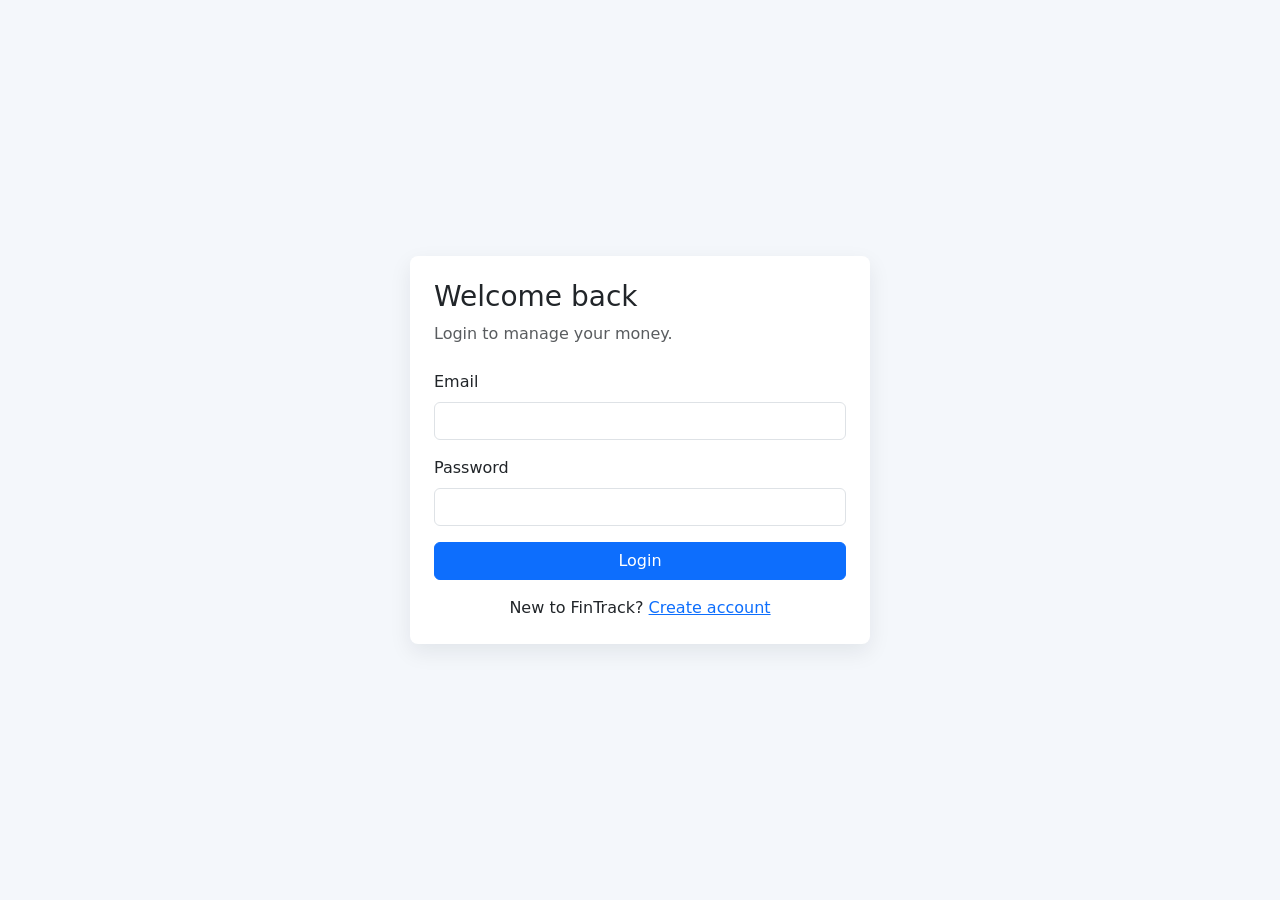
<file: frontend/index.html>
<!doctype html>
<html lang="en">
<head>
    <meta charset="utf-8">
    <title>FinTrack</title>
    <meta http-equiv="refresh" content="0; url=login.html">
</head>
<body>
    <p>Redirecting to <a href="login.html">FinTrack login</a>...</p>
</body>
</html>
</file>
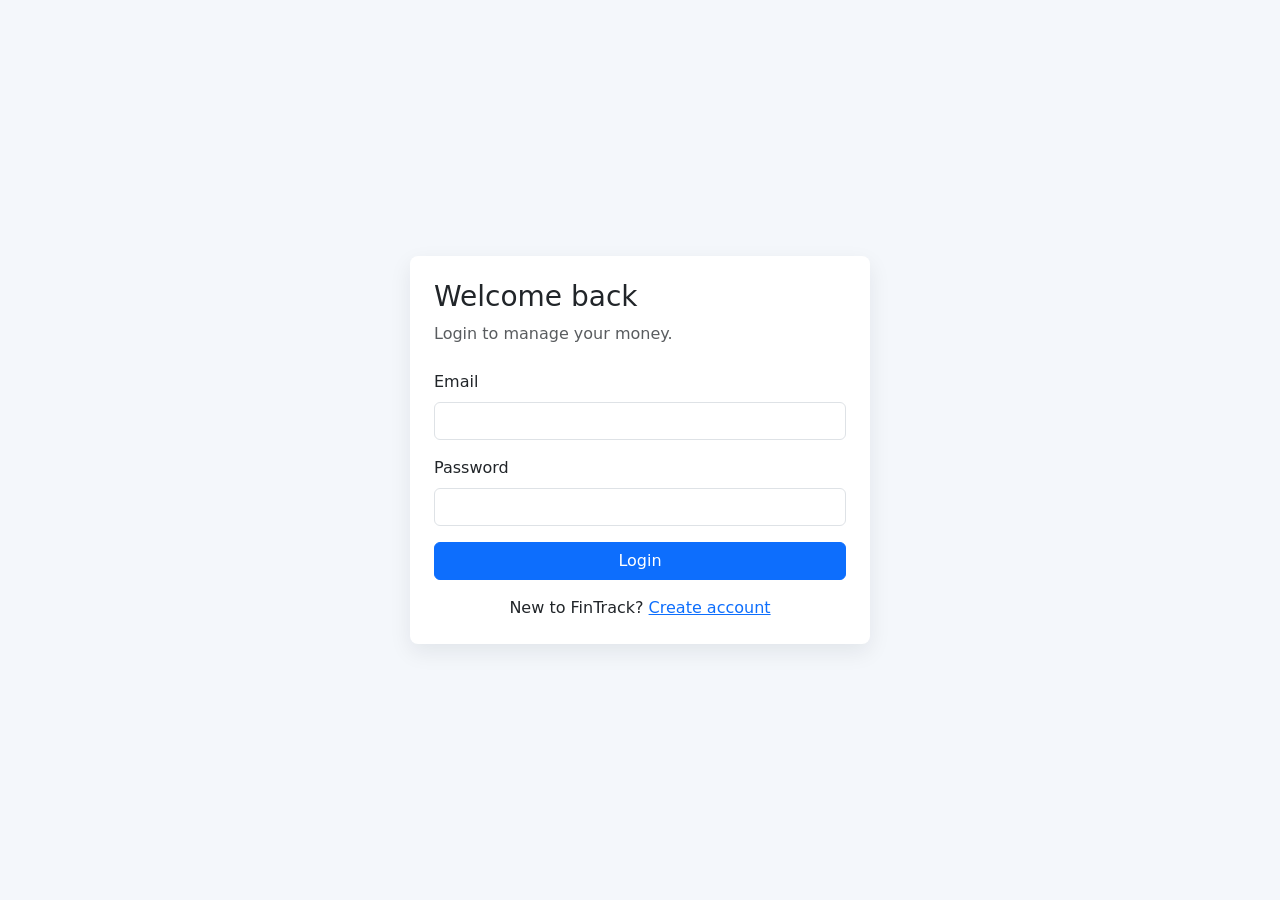
<file: frontend/budgets.html>
<!doctype html>
<html lang="en">
<head>
    <meta charset="utf-8">
    <title>Budgets - FinTrack</title>
    <meta name="viewport" content="width=device-width, initial-scale=1">
    <link href="https://cdn.jsdelivr.net/npm/bootstrap@5.3.3/dist/css/bootstrap.min.css" rel="stylesheet">
    <link href="css/styles.css" rel="stylesheet">
</head>
<body>
    <nav class="navbar navbar-expand-lg navbar-dark bg-primary">
        <div class="container">
            <a class="navbar-brand" href="dashboard.html">FinTrack</a>
            <div class="navbar-nav ms-auto">
                <a class="nav-link" href="dashboard.html">Dashboard</a>
                <a class="nav-link" href="transactions.html">Transactions</a>
                <a class="nav-link active" href="budgets.html">Budgets</a>
                <a class="nav-link" href="savings.html">Savings</a>
                <button class="btn btn-light btn-sm ms-2" onclick="logout()">Logout</button>
            </div>
        </div>
    </nav>

    <main class="container py-4">
        <h1 class="h3 mb-4">Budgets</h1>

        <div id="alertBox"></div>

        <div class="card page-card mb-4">
            <div class="card-body">
                <h2 class="h5 mb-3">Set monthly budget</h2>

                <form id="budgetForm" class="row g-3">
                    <div class="col-md-4">
                        <label class="form-label" for="category">Expense category</label>
                        <select class="form-select" id="category" required></select>
                    </div>

                    <div class="col-md-4">
                        <label class="form-label" for="monthYear">Month</label>
                        <input class="form-control" id="monthYear" type="month" required>
                    </div>

                    <div class="col-md-4">
                        <label class="form-label" for="amount">Budget amount</label>
                        <input class="form-control" id="amount" type="number" min="0.01" step="0.01" required>
                    </div>

                    <div class="col-12">
                        <button class="btn btn-primary" type="submit">Save budget</button>
                    </div>
                </form>
            </div>
        </div>

        <div class="card page-card">
            <div class="card-body">
                <h2 class="h5 mb-3">Saved budgets</h2>

                <div class="table-responsive">
                    <table class="table table-striped">
                        <thead>
                            <tr>
                                <th>Month</th>
                                <th>Category</th>
                                <th>Amount</th>
                            </tr>
                        </thead>
                        <tbody id="budgetTable"></tbody>
                    </table>
                </div>
            </div>
        </div>
    </main>

    <script src="js/api.js"></script>
    <script>
        requireAuth();

        function money(value) {
            return `$${Number(value).toFixed(2)}`;
        }

        async function loadExpenseCategories() {
            const response = await apiRequest("/categories");

            document.getElementById("category").innerHTML = response.data
                .filter(category => category.type === "expense")
                .map(category => `<option value="${category.id}">${category.name}</option>`)
                .join("");
        }

        async function loadBudgets() {
            const response = await apiRequest("/budgets");

            const rows = response.data.map(item => `
                <tr>
                    <td>${item.month_year}</td>
                    <td>${item.category_name}</td>
                    <td>${money(item.amount)}</td>
                </tr>
            `).join("");

            document.getElementById("budgetTable").innerHTML = rows || `
                <tr>
                    <td colspan="3" class="text-muted">No budgets yet.</td>
                </tr>
            `;
        }

        document.getElementById("budgetForm").addEventListener("submit", async (event) => {
            event.preventDefault();

            await apiRequest("/budgets", {
                method: "POST",
                body: JSON.stringify({
                    category_id: document.getElementById("category").value,
                    month_year: document.getElementById("monthYear").value,
                    amount: document.getElementById("amount").value
                })
            });

            event.target.reset();
            await loadBudgets();
        });

        loadExpenseCategories()
            .then(loadBudgets)
            .catch(error => {
                document.getElementById("alertBox").innerHTML = `<div class="alert alert-danger">${error.message}</div>`;
            });
    </script>
</body>
</html>
</file>
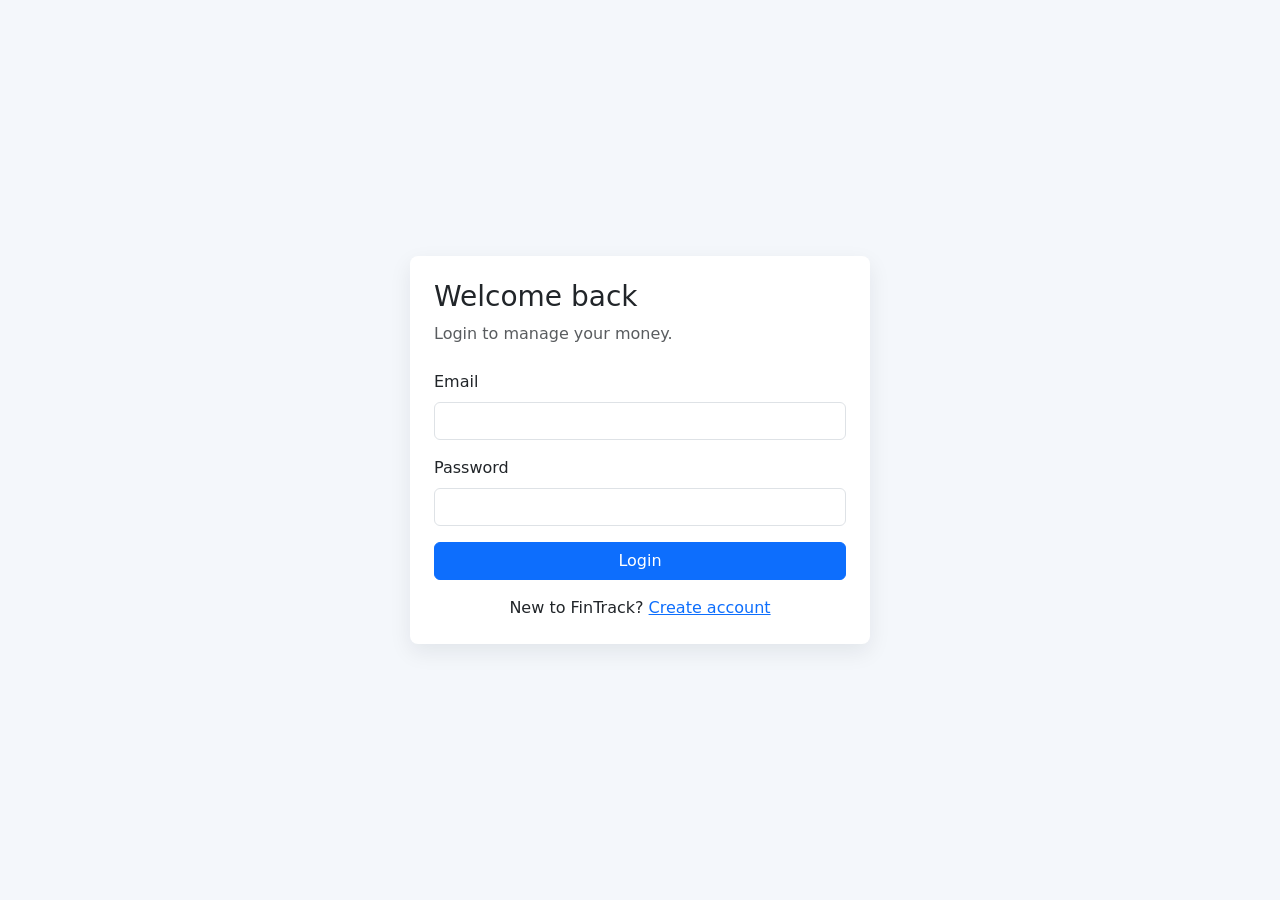
<file: frontend/dashboard.html>
<!doctype html>
<html lang="en">
<head>
    <meta charset="utf-8">
    <title>Dashboard - FinTrack</title>
    <meta name="viewport" content="width=device-width, initial-scale=1">
    <link href="https://cdn.jsdelivr.net/npm/bootstrap@5.3.3/dist/css/bootstrap.min.css" rel="stylesheet">
    <link href="css/styles.css" rel="stylesheet">
</head>
<body>
    <nav class="navbar navbar-expand-lg navbar-dark bg-primary">
        <div class="container">
            <a class="navbar-brand" href="dashboard.html">FinTrack</a>
            <div class="navbar-nav ms-auto">
                <a class="nav-link active" href="dashboard.html">Dashboard</a>
                <a class="nav-link" href="transactions.html">Transactions</a>
                <a class="nav-link" href="budgets.html">Budgets</a>
                <a class="nav-link" href="savings.html">Savings</a>
                <button class="btn btn-light btn-sm ms-2" onclick="logout()">Logout</button>
            </div>
        </div>
    </nav>

    <main class="container py-4">
        <h1 class="h3 mb-4">Dashboard</h1>

        <div id="alertBox"></div>

        <div class="row g-3 mb-4">
            <div class="col-md-4">
                <div class="card stat-card">
                    <div class="card-body">
                        <p class="text-muted mb-1">Total income</p>
                        <h2 class="h4" id="totalIncome">$0.00</h2>
                    </div>
                </div>
            </div>

            <div class="col-md-4">
                <div class="card stat-card">
                    <div class="card-body">
                        <p class="text-muted mb-1">Total expenses</p>
                        <h2 class="h4" id="totalExpense">$0.00</h2>
                    </div>
                </div>
            </div>

            <div class="col-md-4">
                <div class="card stat-card">
                    <div class="card-body">
                        <p class="text-muted mb-1">Savings</p>
                        <h2 class="h4" id="savings">$0.00</h2>
                    </div>
                </div>
            </div>
        </div>

        <div class="card page-card">
            <div class="card-body">
                <h2 class="h5 mb-3">Expenses by category</h2>
                <div class="table-responsive">
                    <table class="table table-striped">
                        <thead>
                            <tr>
                                <th>Category</th>
                                <th>Total</th>
                            </tr>
                        </thead>
                        <tbody id="categoryTable"></tbody>
                    </table>
                </div>
            </div>
        </div>
    </main>

    <script src="js/api.js"></script>
    <script>
        requireAuth();

        function money(value) {
            return `$${Number(value).toFixed(2)}`;
        }

        async function loadDashboard() {
            const alertBox = document.getElementById("alertBox");

            try {
                const response = await apiRequest("/dashboard/summary");
                const data = response.data;

                document.getElementById("totalIncome").textContent = money(data.total_income);
                document.getElementById("totalExpense").textContent = money(data.total_expense);
                document.getElementById("savings").textContent = money(data.savings);

                const rows = data.category_expenses.map(item => `
                    <tr>
                        <td>${item.name}</td>
                        <td>${money(item.total)}</td>
                    </tr>
                `).join("");

                document.getElementById("categoryTable").innerHTML = rows || `
                    <tr>
                        <td colspan="2" class="text-muted">No expense data yet.</td>
                    </tr>
                `;
            } catch (error) {
                alertBox.innerHTML = `<div class="alert alert-danger">${error.message}</div>`;
            }
        }

        loadDashboard();
    </script>
</body>
</html>
</file>
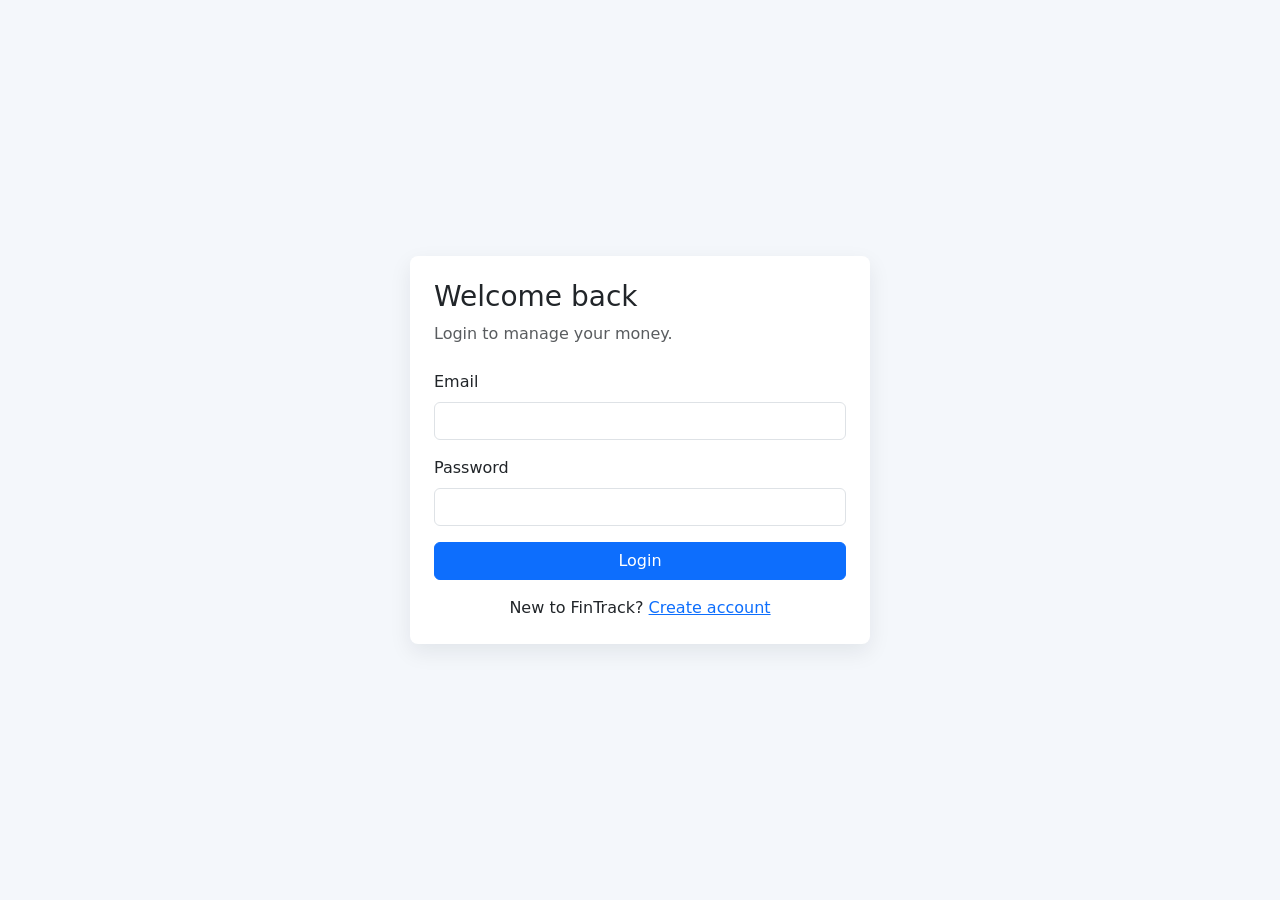
<file: frontend/login.html>
<!doctype html>
<html lang="en">
<head>
    <meta charset="utf-8">
    <title>Login - FinTrack</title>
    <meta name="viewport" content="width=device-width, initial-scale=1">
    <link href="https://cdn.jsdelivr.net/npm/bootstrap@5.3.3/dist/css/bootstrap.min.css" rel="stylesheet">
    <link href="css/styles.css" rel="stylesheet">
</head>
<body>
    <main class="auth-wrapper">
        <div class="container">
            <div class="card auth-card page-card">
                <div class="card-body p-4">
                    <h1 class="h3 mb-2">Welcome back</h1>
                    <p class="text-muted mb-4">Login to manage your money.</p>

                    <div id="alertBox"></div>

                    <form id="loginForm">
                        <div class="mb-3">
                            <label class="form-label" for="email">Email</label>
                            <input class="form-control" id="email" type="email" required>
                        </div>

                        <div class="mb-3">
                            <label class="form-label" for="password">Password</label>
                            <input class="form-control" id="password" type="password" required>
                        </div>

                        <button class="btn btn-primary w-100" type="submit">Login</button>
                    </form>

                    <p class="mt-3 mb-0 text-center">
                        New to FinTrack?
                        <a href="register.html">Create account</a>
                    </p>
                </div>
            </div>
        </div>
    </main>

    <script src="js/api.js"></script>
    <script>
        const form = document.getElementById("loginForm");
        const alertBox = document.getElementById("alertBox");

        form.addEventListener("submit", async (event) => {
            event.preventDefault();
            alertBox.innerHTML = "";

            try {
                const response = await apiRequest("/auth/login", {
                    method: "POST",
                    body: JSON.stringify({
                        email: document.getElementById("email").value,
                        password: document.getElementById("password").value
                    })
                });

                setAuth(response.data.token, response.data.user);
                window.location.href = "dashboard.html";
            } catch (error) {
                alertBox.innerHTML = `<div class="alert alert-danger">${error.message}</div>`;
            }
        });
    </script>
</body>
</html>
</file>
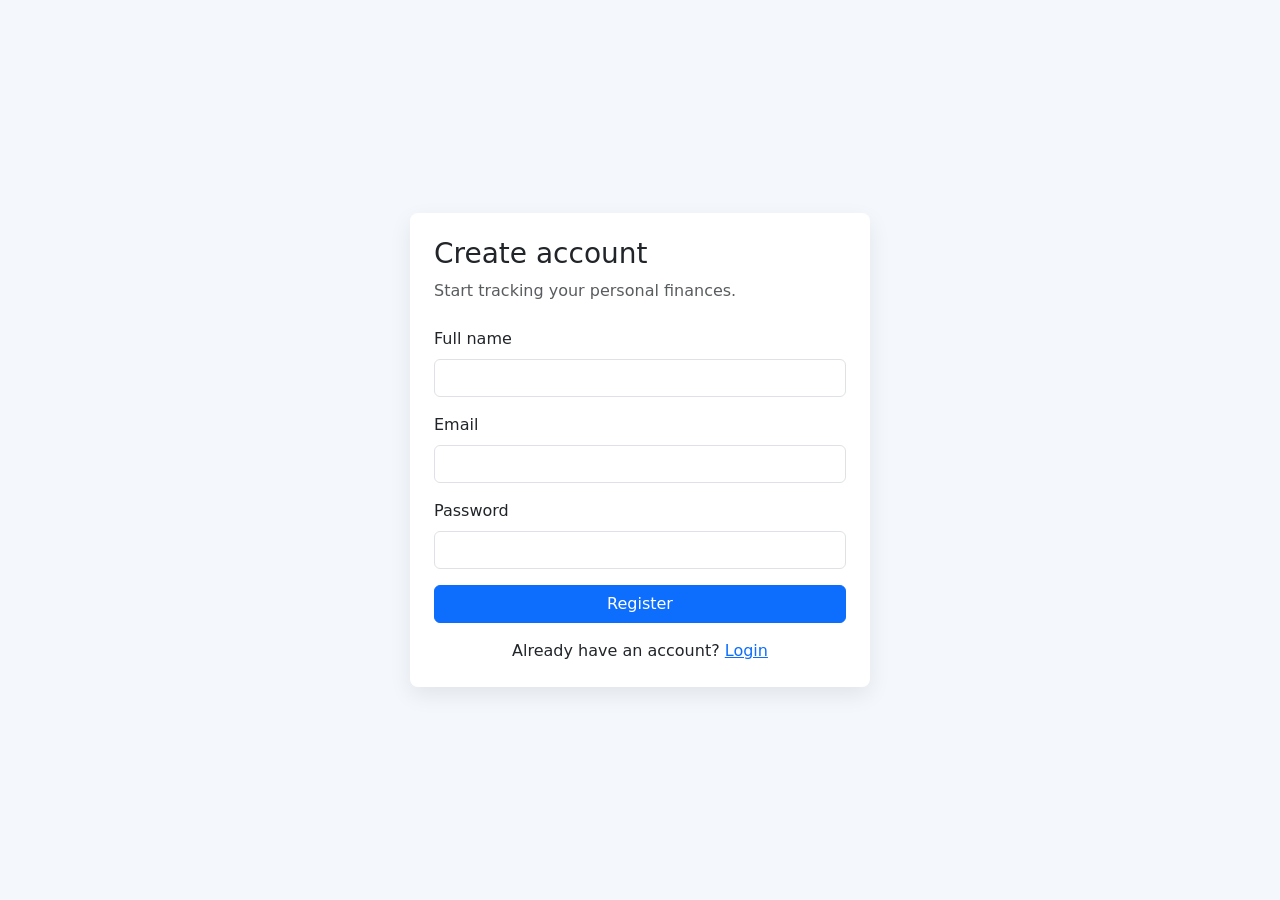
<file: frontend/register.html>
<!doctype html>
<html lang="en">
<head>
    <meta charset="utf-8">
    <title>Register - FinTrack</title>
    <meta name="viewport" content="width=device-width, initial-scale=1">
    <link href="https://cdn.jsdelivr.net/npm/bootstrap@5.3.3/dist/css/bootstrap.min.css" rel="stylesheet">
    <link href="css/styles.css" rel="stylesheet">
</head>
<body>
    <main class="auth-wrapper">
        <div class="container">
            <div class="card auth-card page-card">
                <div class="card-body p-4">
                    <h1 class="h3 mb-2">Create account</h1>
                    <p class="text-muted mb-4">Start tracking your personal finances.</p>

                    <div id="alertBox"></div>

                    <form id="registerForm">
                        <div class="mb-3">
                            <label class="form-label" for="fullName">Full name</label>
                            <input class="form-control" id="fullName" type="text" required>
                        </div>

                        <div class="mb-3">
                            <label class="form-label" for="email">Email</label>
                            <input class="form-control" id="email" type="email" required>
                        </div>

                        <div class="mb-3">
                            <label class="form-label" for="password">Password</label>
                            <input class="form-control" id="password" type="password" minlength="6" required>
                        </div>

                        <button class="btn btn-primary w-100" type="submit">Register</button>
                    </form>

                    <p class="mt-3 mb-0 text-center">
                        Already have an account?
                        <a href="login.html">Login</a>
                    </p>
                </div>
            </div>
        </div>
    </main>

    <script src="js/api.js"></script>
    <script>
        const form = document.getElementById("registerForm");
        const alertBox = document.getElementById("alertBox");

        form.addEventListener("submit", async (event) => {
            event.preventDefault();
            alertBox.innerHTML = "";

            try {
                const response = await apiRequest("/auth/register", {
                    method: "POST",
                    body: JSON.stringify({
                        full_name: document.getElementById("fullName").value,
                        email: document.getElementById("email").value,
                        password: document.getElementById("password").value
                    })
                });

                setAuth(response.data.token, response.data.user);
                window.location.href = "dashboard.html";
            } catch (error) {
                alertBox.innerHTML = `<div class="alert alert-danger">${error.message}</div>`;
            }
        });
    </script>
</body>
</html>
</file>
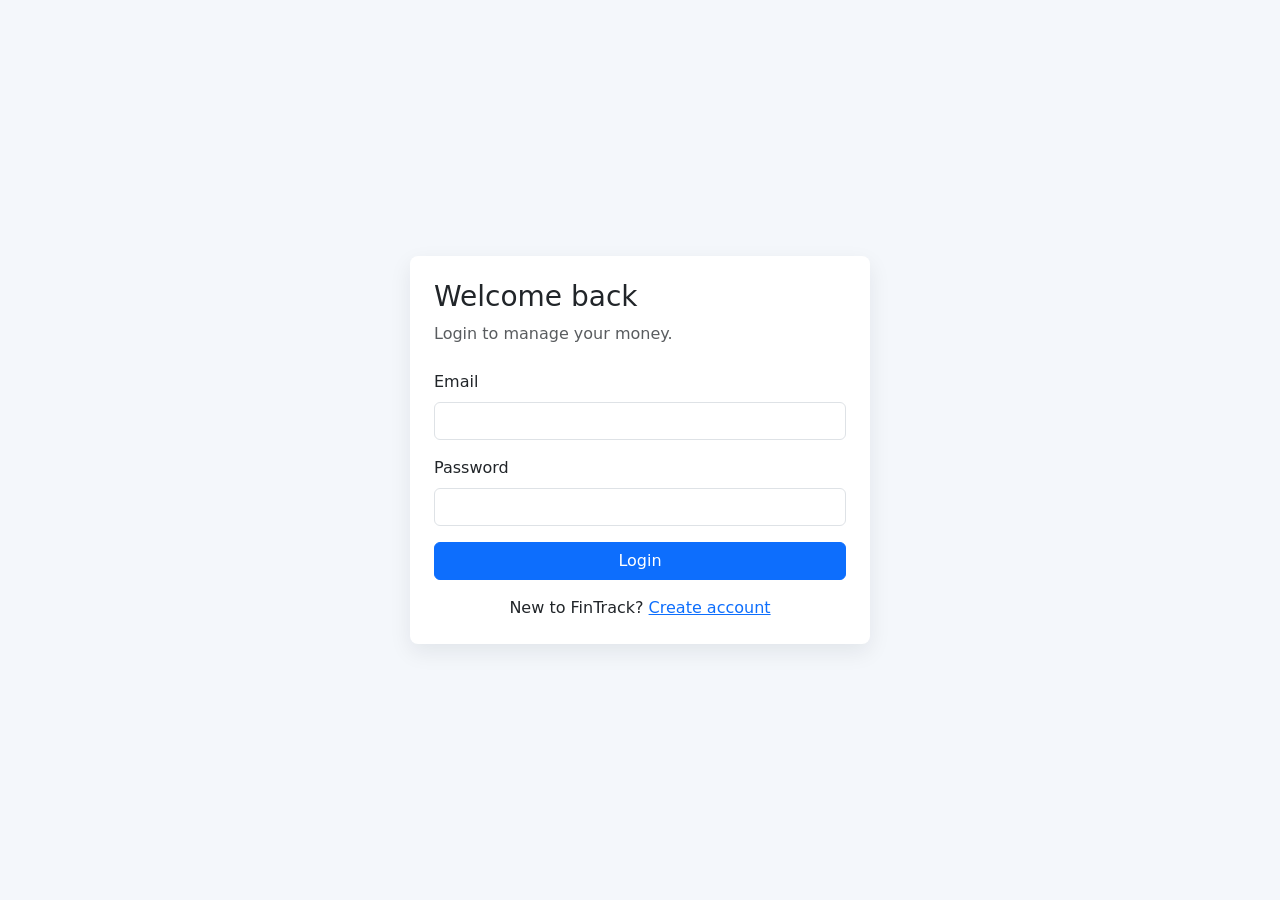
<file: frontend/savings.html>
<!doctype html>
<html lang="en">
<head>
    <meta charset="utf-8">
    <title>Savings - FinTrack</title>
    <meta name="viewport" content="width=device-width, initial-scale=1">
    <link href="https://cdn.jsdelivr.net/npm/bootstrap@5.3.3/dist/css/bootstrap.min.css" rel="stylesheet">
    <link href="css/styles.css" rel="stylesheet">
</head>
<body>
    <nav class="navbar navbar-expand-lg navbar-dark bg-primary">
        <div class="container">
            <a class="navbar-brand" href="dashboard.html">FinTrack</a>
            <div class="navbar-nav ms-auto">
                <a class="nav-link" href="dashboard.html">Dashboard</a>
                <a class="nav-link" href="transactions.html">Transactions</a>
                <a class="nav-link" href="budgets.html">Budgets</a>
                <a class="nav-link active" href="savings.html">Savings</a>
                <button class="btn btn-light btn-sm ms-2" onclick="logout()">Logout</button>
            </div>
        </div>
    </nav>

    <main class="container py-4">
        <h1 class="h3 mb-4">Savings goals</h1>

        <div id="alertBox"></div>

        <div class="card page-card mb-4">
            <div class="card-body">
                <h2 class="h5 mb-3">Create savings goal</h2>

                <form id="savingsForm" class="row g-3">
                    <div class="col-md-3">
                        <label class="form-label" for="goalName">Goal name</label>
                        <input class="form-control" id="goalName" type="text" required>
                    </div>

                    <div class="col-md-3">
                        <label class="form-label" for="targetAmount">Target amount</label>
                        <input class="form-control" id="targetAmount" type="number" min="0.01" step="0.01" required>
                    </div>

                    <div class="col-md-3">
                        <label class="form-label" for="currentAmount">Current amount</label>
                        <input class="form-control" id="currentAmount" type="number" min="0" step="0.01" value="0">
                    </div>

                    <div class="col-md-3">
                        <label class="form-label" for="targetDate">Target date</label>
                        <input class="form-control" id="targetDate" type="date">
                    </div>

                    <div class="col-12">
                        <button class="btn btn-primary" type="submit">Save goal</button>
                    </div>
                </form>
            </div>
        </div>

        <div class="row g-3" id="goalsContainer"></div>
    </main>

    <script src="js/api.js"></script>
    <script>
        requireAuth();

        function money(value) {
            return `$${Number(value).toFixed(2)}`;
        }

        async function loadGoals() {
            const response = await apiRequest("/savings-goals");

            const cards = response.data.map(goal => {
                const target = Number(goal.target_amount);
                const current = Number(goal.current_amount);
                const percentage = target > 0 ? Math.min((current / target) * 100, 100) : 0;

                return `
                    <div class="col-md-4">
                        <div class="card page-card h-100">
                            <div class="card-body">
                                <h2 class="h5">${goal.goal_name}</h2>
                                <p class="text-muted mb-2">Target date: ${goal.target_date || "Not set"}</p>
                                <p class="mb-1">${money(current)} of ${money(target)}</p>
                                <div class="progress">
                                    <div class="progress-bar" style="width: ${percentage}%">${percentage.toFixed(0)}%</div>
                                </div>
                            </div>
                        </div>
                    </div>
                `;
            }).join("");

            document.getElementById("goalsContainer").innerHTML = cards || `
                <div class="col-12">
                    <div class="alert alert-info">No savings goals yet.</div>
                </div>
            `;
        }

        document.getElementById("savingsForm").addEventListener("submit", async (event) => {
            event.preventDefault();

            await apiRequest("/savings-goals", {
                method: "POST",
                body: JSON.stringify({
                    goal_name: document.getElementById("goalName").value,
                    target_amount: document.getElementById("targetAmount").value,
                    current_amount: document.getElementById("currentAmount").value || 0,
                    target_date: document.getElementById("targetDate").value || null
                })
            });

            event.target.reset();
            document.getElementById("currentAmount").value = 0;
            await loadGoals();
        });

        loadGoals().catch(error => {
            document.getElementById("alertBox").innerHTML = `<div class="alert alert-danger">${error.message}</div>`;
        });
    </script>
</body>
</html>
</file>
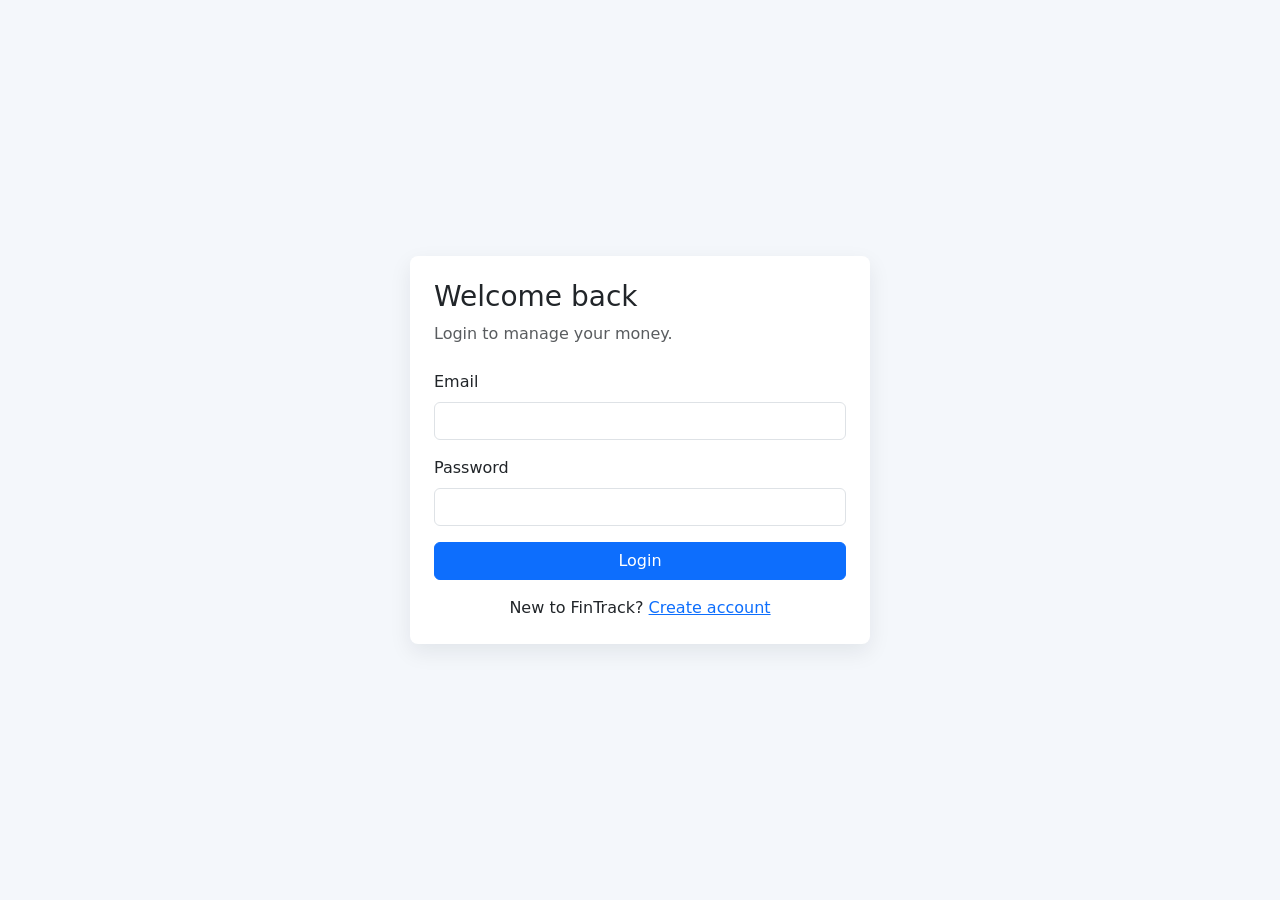
<file: frontend/transactions.html>
<!doctype html>
<html lang="en">
<head>
    <meta charset="utf-8">
    <title>Transactions - FinTrack</title>
    <meta name="viewport" content="width=device-width, initial-scale=1">
    <link href="https://cdn.jsdelivr.net/npm/bootstrap@5.3.3/dist/css/bootstrap.min.css" rel="stylesheet">
    <link href="css/styles.css" rel="stylesheet">
</head>
<body>
    <nav class="navbar navbar-expand-lg navbar-dark bg-primary">
        <div class="container">
            <a class="navbar-brand" href="dashboard.html">FinTrack</a>
            <div class="navbar-nav ms-auto">
                <a class="nav-link" href="dashboard.html">Dashboard</a>
                <a class="nav-link active" href="transactions.html">Transactions</a>
                <a class="nav-link" href="budgets.html">Budgets</a>
                <a class="nav-link" href="savings.html">Savings</a>
                <button class="btn btn-light btn-sm ms-2" onclick="logout()">Logout</button>
            </div>
        </div>
    </nav>

    <main class="container py-4">
        <h1 class="h3 mb-4">Transactions</h1>

        <div id="alertBox"></div>

        <div class="card page-card mb-4">
            <div class="card-body">
                <h2 class="h5 mb-3">Add transaction</h2>

                <form id="transactionForm" class="row g-3">
                    <div class="col-md-2">
                        <label class="form-label" for="type">Type</label>
                        <select class="form-select" id="type" required>
                            <option value="income">Income</option>
                            <option value="expense">Expense</option>
                        </select>
                    </div>

                    <div class="col-md-3">
                        <label class="form-label" for="category">Category</label>
                        <select class="form-select" id="category" required></select>
                    </div>

                    <div class="col-md-2">
                        <label class="form-label" for="amount">Amount</label>
                        <input class="form-control" id="amount" type="number" step="0.01" min="0.01" required>
                    </div>

                    <div class="col-md-3">
                        <label class="form-label" for="description">Description</label>
                        <input class="form-control" id="description" type="text">
                    </div>

                    <div class="col-md-2">
                        <label class="form-label" for="transactionDate">Date</label>
                        <input class="form-control" id="transactionDate" type="date" required>
                    </div>

                    <div class="col-12">
                        <button class="btn btn-primary" type="submit">Save transaction</button>
                    </div>
                </form>
            </div>
        </div>

        <div class="card page-card">
            <div class="card-body">
                <h2 class="h5 mb-3">Transaction history</h2>

                <div class="table-responsive">
                    <table class="table table-striped">
                        <thead>
                            <tr>
                                <th>Date</th>
                                <th>Type</th>
                                <th>Category</th>
                                <th>Description</th>
                                <th>Amount</th>
                                <th></th>
                            </tr>
                        </thead>
                        <tbody id="transactionTable"></tbody>
                    </table>
                </div>
            </div>
        </div>
    </main>

    <script src="js/api.js"></script>
    <script>
        requireAuth();

        let categories = [];

        function money(value) {
            return `$${Number(value).toFixed(2)}`;
        }

        function filterCategories() {
            const type = document.getElementById("type").value;
            const categorySelect = document.getElementById("category");

            categorySelect.innerHTML = categories
                .filter(category => category.type === type)
                .map(category => `<option value="${category.id}">${category.name}</option>`)
                .join("");
        }

        async function loadCategories() {
            const response = await apiRequest("/categories");
            categories = response.data;
            filterCategories();
        }

        async function loadTransactions() {
            const response = await apiRequest("/transactions");

            const rows = response.data.map(item => `
                <tr>
                    <td>${item.transaction_date}</td>
                    <td><span class="badge ${item.type === "income" ? "badge-income" : "badge-expense"}">${item.type}</span></td>
                    <td>${item.category_name}</td>
                    <td>${item.description || ""}</td>
                    <td>${money(item.amount)}</td>
                    <td>
                        <button class="btn btn-sm btn-outline-danger" onclick="deleteTransaction(${item.id})">Delete</button>
                    </td>
                </tr>
            `).join("");

            document.getElementById("transactionTable").innerHTML = rows || `
                <tr>
                    <td colspan="6" class="text-muted">No transactions yet.</td>
                </tr>
            `;
        }

        async function deleteTransaction(id) {
            if (!confirm("Delete this transaction?")) {
                return;
            }

            await apiRequest(`/transactions/${id}`, { method: "DELETE" });
            await loadTransactions();
        }

        document.getElementById("type").addEventListener("change", filterCategories);

        document.getElementById("transactionForm").addEventListener("submit", async (event) => {
            event.preventDefault();

            await apiRequest("/transactions", {
                method: "POST",
                body: JSON.stringify({
                    type: document.getElementById("type").value,
                    category_id: document.getElementById("category").value,
                    amount: document.getElementById("amount").value,
                    description: document.getElementById("description").value,
                    transaction_date: document.getElementById("transactionDate").value
                })
            });

            event.target.reset();
            document.getElementById("transactionDate").valueAsDate = new Date();
            filterCategories();
            await loadTransactions();
        });

        document.getElementById("transactionDate").valueAsDate = new Date();

        loadCategories()
            .then(loadTransactions)
            .catch(error => {
                document.getElementById("alertBox").innerHTML = `<div class="alert alert-danger">${error.message}</div>`;
            });
    </script>
</body>
</html>
</file>
<file: frontend/css/styles.css>
:root {
    --fintrack-primary: #1266f1;
    --fintrack-dark: #1f2937;
    --fintrack-muted: #6b7280;
    --fintrack-bg: #f4f7fb;
}

body {
    background: var(--fintrack-bg);
    color: var(--fintrack-dark);
}

.auth-wrapper {
    min-height: 100vh;
    display: flex;
    align-items: center;
}

.auth-card {
    max-width: 460px;
    margin: auto;
}

.navbar-brand {
    font-weight: 700;
}

.stat-card {
    border: 0;
    border-radius: 8px;
    box-shadow: 0 8px 22px rgba(15, 23, 42, 0.08);
}

.page-card {
    border: 0;
    border-radius: 8px;
    box-shadow: 0 8px 22px rgba(15, 23, 42, 0.08);
}

.table td,
.table th {
    vertical-align: middle;
}

.badge-income {
    background: #198754;
}

.badge-expense {
    background: #dc3545;
}
</file>
